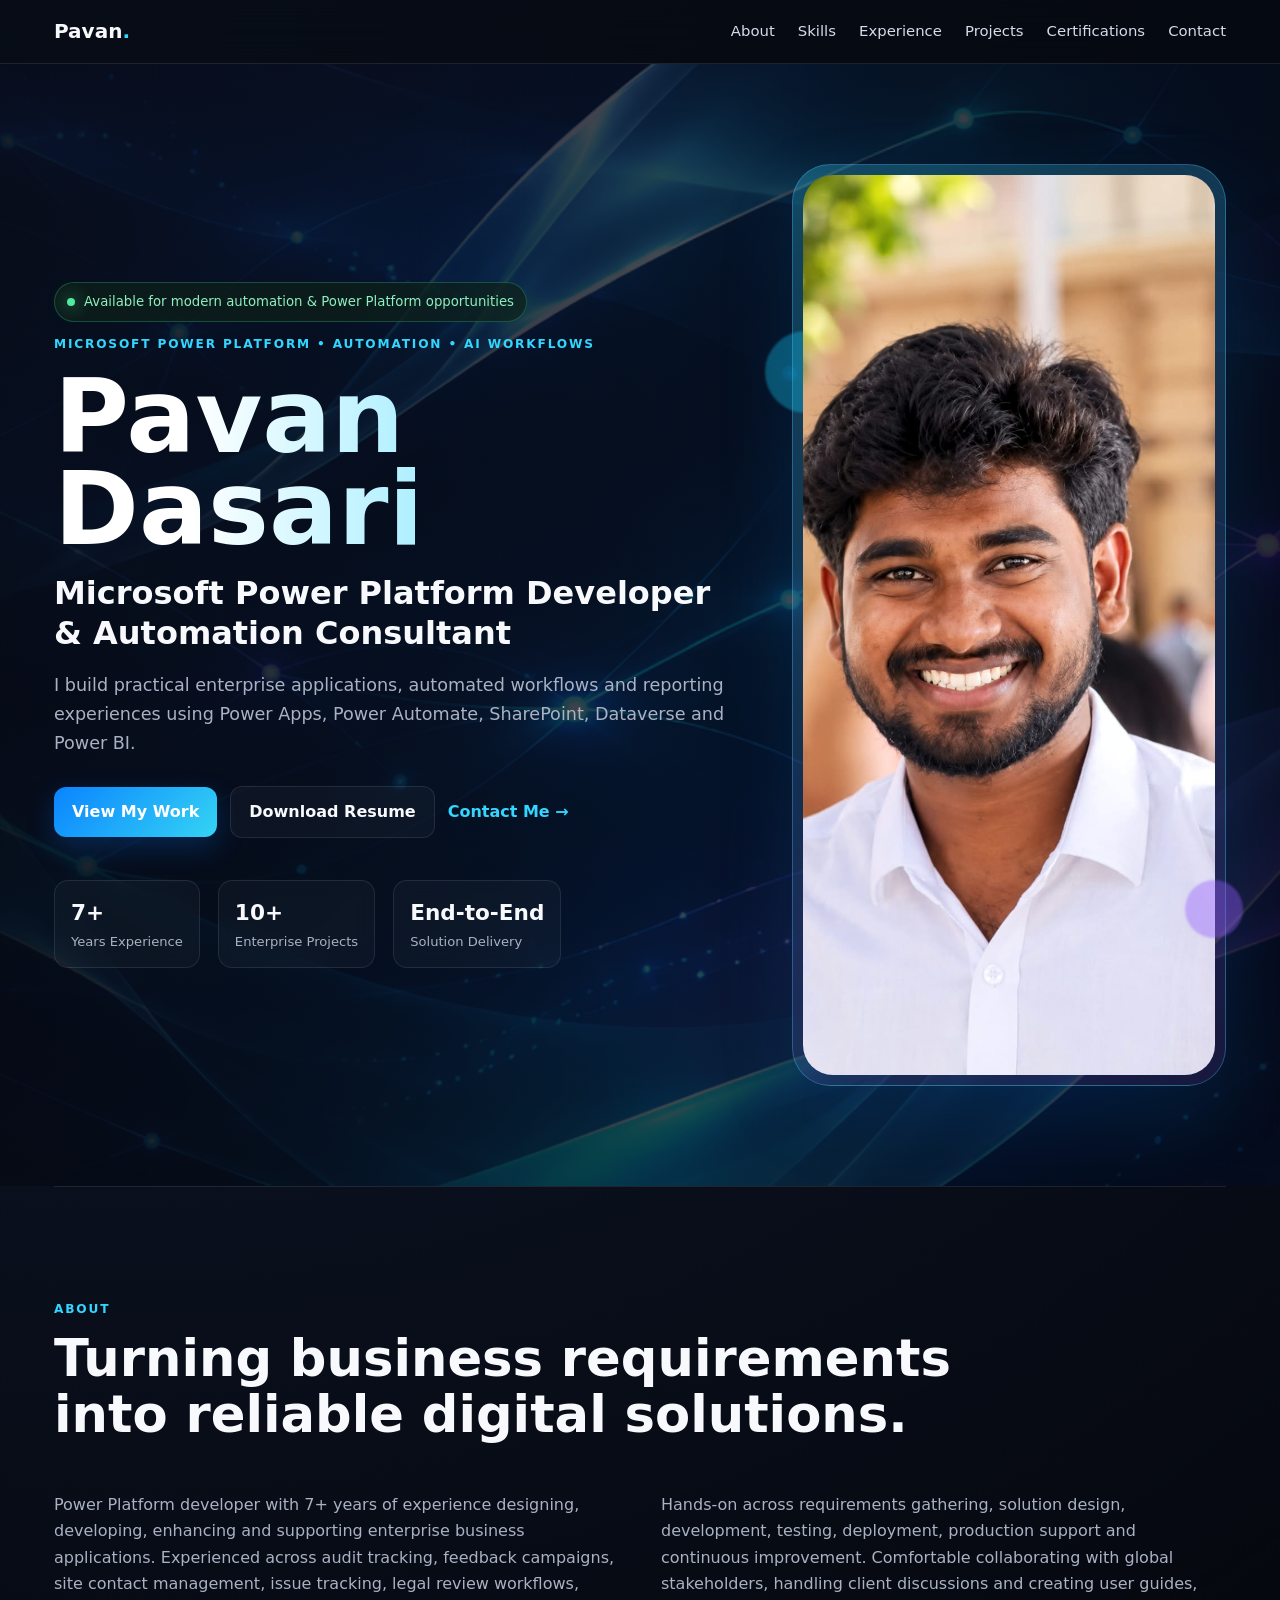
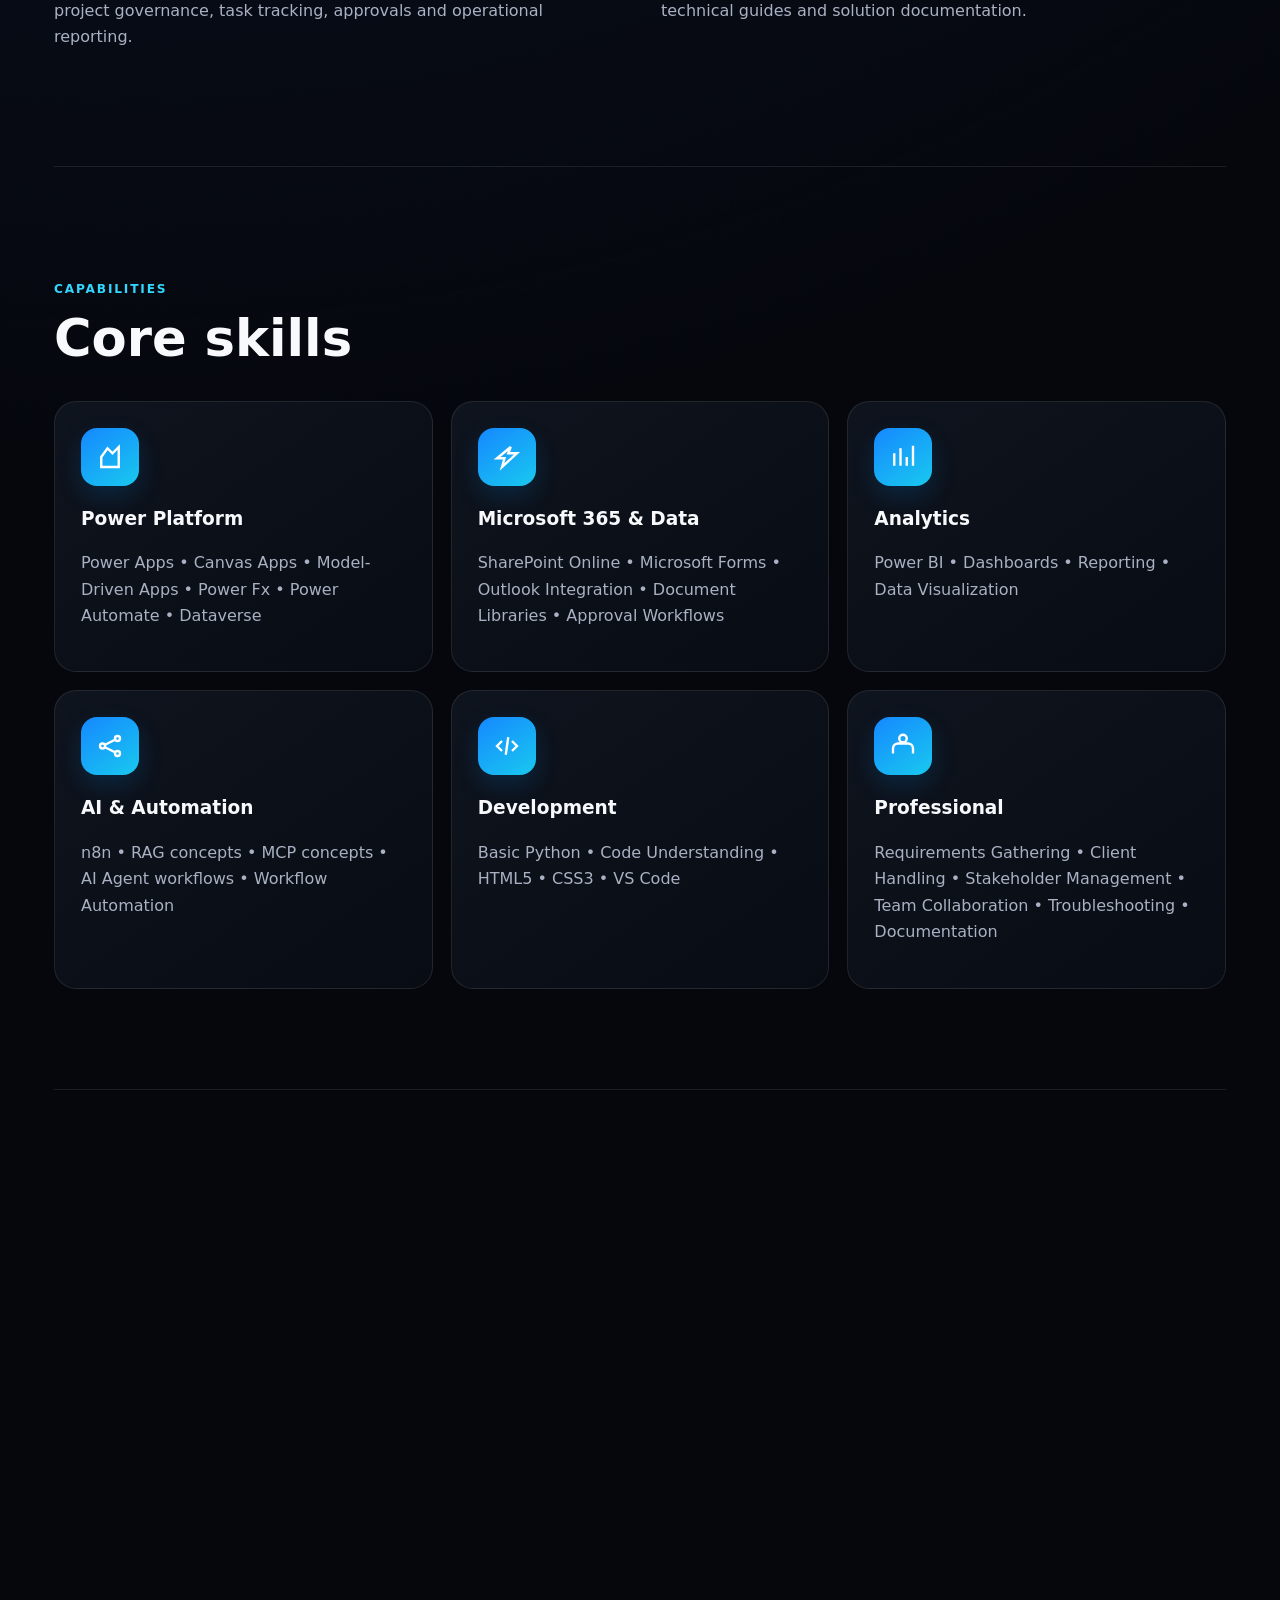
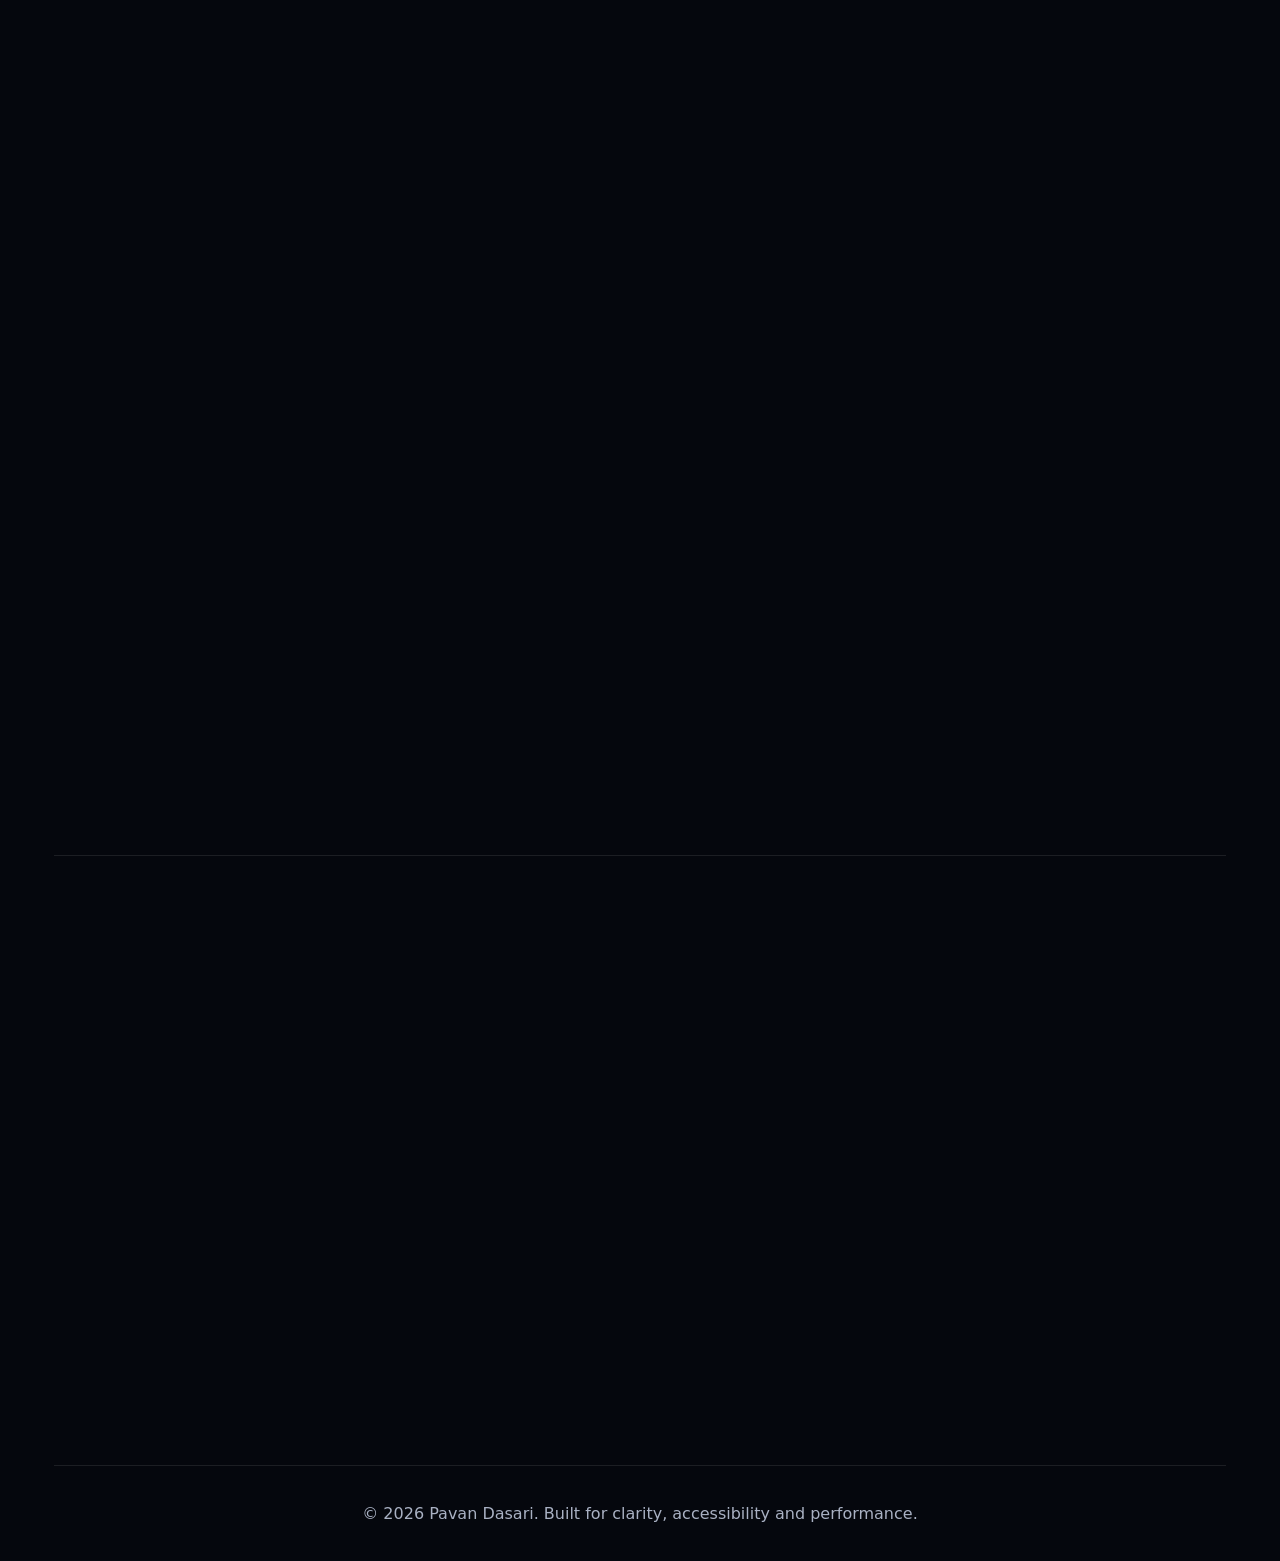
<file: index.html>
<!doctype html><html lang="en"><head><meta charset="utf-8"><meta name="viewport" content="width=device-width,initial-scale=1"><meta name="description" content="Portfolio of Pavan Dasari, a Microsoft Power Platform Developer & Automation Consultant with 7+ years of experience in Power Apps, Power Automate, SharePoint, Dataverse, Power BI and enterprise automation.">
<meta name="author" content="Pavan Dasari">
<meta name="robots" content="index, follow, max-image-preview:large">
<meta name="theme-color" content="#05070d">
<link rel="canonical" href="https://pavankdasari.github.io/">
<meta property="og:type" content="website">
<meta property="og:url" content="https://pavankdasari.github.io/">
<meta property="og:title" content="Pavan Dasari | Microsoft Power Platform Developer & Automation Consultant">
<meta property="og:description" content="7+ years building enterprise Power Platform applications, automation and intelligent workflows.">
<meta property="og:image" content="https://pavankdasari.github.io/assets/social-preview.png">
<meta property="og:image:width" content="1200">
<meta property="og:image:height" content="630">
<meta property="og:image:alt" content="Pavan Dasari portfolio preview">
<meta name="twitter:card" content="summary_large_image">
<meta name="twitter:title" content="Pavan Dasari | Power Platform Developer">
<meta name="twitter:description" content="Microsoft Power Platform Developer & Automation Consultant focused on enterprise applications and workflow automation.">
<meta name="twitter:image" content="https://pavankdasari.github.io/assets/social-preview.png">
<link rel="icon" type="image/svg+xml" href="assets/favicon.svg">
<title>Pavan Dasari | Microsoft Power Platform Developer & Automation Consultant</title>
<link rel="stylesheet" href="styles.css">
<script type="application/ld+json">{"@context":"https://schema.org","@type":"Person","name":"Pavan Dasari","url":"https://pavankdasari.github.io/","jobTitle":"Microsoft Power Platform Developer & Automation Consultant","email":"mailto:kumard90.pk@gmail.com","sameAs":["https://www.linkedin.com/in/pavan-d-55b30a251?utm_source=share_via&utm_content=profile&utm_medium=member_android","https://github.com/pavankdasari"],"knowsAbout":["Microsoft Power Platform","Power Apps","Power Automate","SharePoint Online","Dataverse","Power BI","n8n","RAG","MCP","Python"]}</script></head><body>
<header><nav class="nav"><a class="brand" href="#home">Pavan<span>.</span></a><button id="menu" type="button" aria-label="Toggle navigation" aria-controls="links" aria-expanded="false">☰</button><div id="links" class="links"><a href="#about">About</a><a href="#skills">Skills</a><a href="#experience">Experience</a><a href="#projects">Projects</a><a href="#certifications">Certifications</a><a href="#contact">Contact</a></div></nav></header>
<main>
<section id="home" class="hero"><div><span class="availability"><i class="dot"></i>Available for modern automation & Power Platform opportunities</span><p class="eyebrow">MICROSOFT POWER PLATFORM • AUTOMATION • AI WORKFLOWS</p><h1>Pavan Dasari</h1><h2>Microsoft Power Platform Developer & Automation Consultant</h2><p class="lead">I build practical enterprise applications, automated workflows and reporting experiences using Power Apps, Power Automate, SharePoint, Dataverse and Power BI.</p><div class="actions"><a class="btn primary" href="#projects">View My Work</a><a class="btn" href="assets/Pavan_Dasari_CV.docx" download>Download Resume</a><a class="textlink" href="mailto:kumard90.pk@gmail.com">Contact Me →</a></div><div class="stats"><div><strong>7+</strong><span>Years Experience</span></div><div><strong>10+</strong><span>Enterprise Projects</span></div><div><strong>End-to-End</strong><span>Solution Delivery</span></div></div></div><div class="portrait-wrap"><img src="assets/profile.jpeg" alt="Professional portrait of Pavan Dasari" class="portrait" width="720" height="900" decoding="async" fetchpriority="high"></div></section>
<section class="reveal" id="about"><p class="eyebrow">ABOUT</p><h3>Turning business requirements into reliable digital solutions.</h3><div class="two"><p>Power Platform developer with 7+ years of experience designing, developing, enhancing and supporting enterprise business applications. Experienced across audit tracking, feedback campaigns, site contact management, issue tracking, legal review workflows, project governance, task tracking, approvals and operational reporting.</p><p>Hands-on across requirements gathering, solution design, development, testing, deployment, production support and continuous improvement. Comfortable collaborating with global stakeholders, handling client discussions and creating user guides, technical guides and solution documentation.</p></div></section>
<section class="reveal" id="skills"><p class="eyebrow">CAPABILITIES</p><h3>Core skills</h3><div class="grid skills"><article><div class="skill-icon"><svg viewBox="0 0 24 24"><path d="M5 12 10 5l4 4 5-5v16H5Z"/></svg></div><h4>Power Platform</h4><p>Power Apps • Canvas Apps • Model-Driven Apps • Power Fx • Power Automate • Dataverse</p></article><article><div class="skill-icon"><svg viewBox="0 0 24 24"><path d="M4 13h6l-2 7 12-11h-7l2-5Z"/></svg></div><h4>Microsoft 365 & Data</h4><p>SharePoint Online • Microsoft Forms • Outlook Integration • Document Libraries • Approval Workflows</p></article><article><div class="skill-icon"><svg viewBox="0 0 24 24"><path d="M5 19V9m5 10V5m5 14v-7m5 7V3"/></svg></div><h4>Analytics</h4><p>Power BI • Dashboards • Reporting • Data Visualization</p></article><article><div class="skill-icon"><svg viewBox="0 0 24 24"><circle cx="6" cy="12" r="2"/><circle cx="18" cy="6" r="2"/><circle cx="18" cy="18" r="2"/><path d="m8 11 8-4M8 13l8 4"/></svg></div><h4>AI & Automation</h4><p>n8n • RAG concepts • MCP concepts • AI Agent workflows • Workflow Automation</p></article><article><div class="skill-icon"><svg viewBox="0 0 24 24"><path d="m8 8-4 4 4 4m8-8 4 4-4 4m-5 3 2-14"/></svg></div><h4>Development</h4><p>Basic Python • Code Understanding • HTML5 • CSS3 • VS Code</p></article><article><div class="skill-icon"><svg viewBox="0 0 24 24"><path d="M4 18v-4a4 4 0 0 1 4-4h8a4 4 0 0 1 4 4v4M9 6a3 3 0 1 0 6 0 3 3 0 0 0-6 0Z"/></svg></div><h4>Professional</h4><p>Requirements Gathering • Client Handling • Stakeholder Management • Team Collaboration • Troubleshooting • Documentation</p></article></div></section>
<section class="reveal" id="experience"><p class="eyebrow">EXPERIENCE</p><h3>Career timeline</h3><div class="timeline"><div><b>2023–Present</b><h4>Power Platform Development & Consulting</h4><p>Enterprise apps, automation, SharePoint solutions, reporting, governance and stakeholder collaboration across Arcadis engagements and global clients.</p></div><div><b>Mar 2022–Sep 2022</b><h4>Microsoft CSS Power Apps Technical Support</h4><p>Client-facing troubleshooting, root-cause analysis, resolution documentation and stakeholder communication.</p></div><div><b>Nov 2019–Feb 2022</b><h4>Downer Application Support & Enhancements</h4><p>Canvas app enhancements, forms, galleries, approval automation and long-term application support.</p></div><div><b>May 2019–Oct 2019</b><h4>Nationwide Mutual Insurance</h4><p>Dynamics 365 entities, forms, business rules and role/field-level security concepts.</p></div></div></section>
<section class="reveal" id="projects"><p class="eyebrow">SELECTED WORK</p><h3>Projects</h3><div class="grid projects">
<article><span>Mars Incorporated • Aug 2025–Present</span><h4>RW Assessment Automation</h4><p>Centralized assessment lifecycle covering submission, legal review, report management, corrective actions, stakeholder collaboration and final approval.</p><em>Power Apps • Power Automate • SharePoint</em></article>
<article><span>Mars Incorporated • Jun 2026–Present</span><h4>IGP Feedback Campaign</h4><p>Audit feedback campaign solution for scheduled audits, module-based feedback requests, notifications and response tracking.</p><em>Power Apps • SharePoint • Power Automate</em></article>
<article><span>Mars Incorporated • Nov 2025–Present</span><h4>Site Contacts & IGP Issue Tracker</h4><p>Centralized issue and contact-update request tracking with ownership, lifecycle visibility and automated notifications.</p><em>Power Apps • SharePoint • Power Automate</em></article>
<article><span>Phillips 66 • 2026–Present</span><h4>Waste Tracker Customization</h4><p>Customized an existing waste tracking solution for a new site with separate data sources, configuration and automation planning.</p><em>Power Apps • SharePoint</em></article>
<article><span>Arcadis • Sep 2024–Jul 2026</span><h4>Project Processing Management</h4><p>Project review tracking, multi-level approvals, document control and three Power BI dashboards for improved governance and visibility.</p><em>SharePoint • Power Automate • Power BI</em></article>
<article><span>Chevron • Jun 2023–Feb 2024</span><h4>Task Tracker</h4><p>Canvas application for site-based task management, dynamic fields, filtered views, data export and environment configuration.</p><em>Power Apps • Power Automate</em></article>
</div><details><summary>View more project experience</summary><div class="more"><p><b>Management of Change (Arcadis)</b> — change requests, approvals and role-based visibility.</p><p><b>Standard Operating Procedure (Arcadis)</b> — guided, website-style SOP experience in Power Apps.</p><p><b>TC Energy Training Certificate Management</b> — training certificate uploads, reminders and notifications.</p><p><b>RRB Portal</b> — regulatory reporting prototype, file extraction and Dataverse integration.</p></div></details></section>
<section class="reveal" id="certifications"><p class="eyebrow">CONTINUOUS LEARNING</p><h3>Certifications & learning</h3><div class="grid certs"><article><h4>Microsoft Power Platform Fundamentals (PL-900)</h4><p>Microsoft • Sep 2022</p></article><article><h4>Create and Manage Canvas Apps with Power Apps</h4><p>Microsoft • Aug 2024</p></article><article><h4>AI Tools Workshop</h4><p>Be10x • May 2026</p></article><article><h4>Introduction to Graphic Design: Basics of UI/UX</h4><p>Simplilearn • Jun 2026</p></article><article><h4>German Language A1</h4><p>Kochiva • Jul 2025</p></article><article><h4>Freedom with AI Masterclass</h4><p>Freedom with AI • Nov 2024</p></article><article><h4>n8n Fundamentals</h4><p>Workflow automation, RAG and agentic automation learning</p></article></div></section>
<section class="reveal" id="contact" class="contact"><p class="eyebrow">LET'S CONNECT</p><h3>Interested in Power Platform, automation or intelligent workflows?</h3><p>Open to conversations around Microsoft Power Platform development, enterprise automation and modern workflow solutions.</p><div class="actions"><a class="btn primary" href="mailto:kumard90.pk@gmail.com">Email Me</a><a class="btn" href="https://www.linkedin.com/in/pavan-d-55b30a251?utm_source=share_via&utm_content=profile&utm_medium=member_android" target="_blank" rel="noopener noreferrer">LinkedIn</a><a class="btn" href="https://github.com/pavankdasari" target="_blank" rel="noopener noreferrer">GitHub</a></div><p class="email">kumard90.pk@gmail.com</p></section>
</main><footer>© <span id="year"></span> Pavan Dasari. Built for clarity, accessibility and performance.</footer><script src="script.js" defer></script></body></html>
</file>
<file: styles.css>
:root{--bg:#05070d;--card:#0c1019cc;--text:#f7f9fc;--muted:#a9b1c3;--cyan:#33d6ff;--blue:#0a84ff;--violet:#955cff;--line:#ffffff18;--max:1220px}*{box-sizing:border-box}html{scroll-behavior:smooth}body{margin:0;font:16px/1.65 Inter,ui-sans-serif,system-ui,-apple-system,Segoe UI,sans-serif;background:radial-gradient(circle at 10% 0,#101b32 0,transparent 32%),var(--bg);color:var(--text);overflow-x:hidden}body:before{content:"";position:fixed;inset:0;pointer-events:none;background:linear-gradient(#ffffff05 1px,transparent 1px),linear-gradient(90deg,#ffffff05 1px,transparent 1px);background-size:52px 52px;mask-image:linear-gradient(to bottom,#0008,transparent 75%);z-index:-2}a{color:inherit;text-decoration:none}header{position:sticky;top:0;z-index:30;background:#05070db8;backdrop-filter:blur(18px);border-bottom:1px solid var(--line)}.nav{max-width:var(--max);margin:auto;padding:15px 24px;display:flex;align-items:center;justify-content:space-between}.brand{font-weight:900;font-size:1.25rem}.brand span,.eyebrow{color:var(--cyan)}.links{display:flex;gap:23px}.links a{color:#d6dbea;font-size:.93rem}.links a:hover,.links a.active{color:var(--cyan)}#menu{display:none;background:#ffffff0c;color:var(--text);border:1px solid var(--line);padding:7px 10px;border-radius:10px}main{max-width:var(--max);margin:auto;padding:0 24px}section{padding:100px 0;border-bottom:1px solid var(--line);position:relative}.hero{min-height:86vh;display:grid;grid-template-columns:1.12fr .72fr;align-items:center;gap:64px}.hero:before{content:"";position:absolute;inset:0 -50vw;z-index:-1;background:linear-gradient(90deg,#05070df5 17%,#05070d9b 52%,#05070df5),url('assets/tech-bg.png') center/cover no-repeat;opacity:.66}.availability{display:inline-flex;gap:9px;align-items:center;padding:8px 12px;background:#0f201ab8;border:1px solid #43db9d42;border-radius:999px;color:#8ef0be;font-size:.83rem}.dot{width:8px;height:8px;border-radius:50%;background:#4ceb9f;box-shadow:0 0 18px #4ceb9f;animation:pulse 2s infinite}@keyframes pulse{50%{opacity:.4;transform:scale(.8)}}.eyebrow{letter-spacing:.15em;font-size:.76rem;font-weight:900}h1{font-size:clamp(3.6rem,8vw,6.7rem);line-height:.9;margin:.16em 0;background:linear-gradient(90deg,#fff 20%,#9cecff 62%,#b498ff);-webkit-background-clip:text;color:transparent}.hero h2{font-size:clamp(1.32rem,2.5vw,2.05rem);line-height:1.25;margin:18px 0;max-width:800px}.lead{font-size:1.1rem;max-width:760px;color:var(--muted)}.portrait-wrap{position:relative;padding:10px;border:1px solid #49cfff55;border-radius:38px;background:linear-gradient(145deg,#32d5ff44,#8c5cff25);box-shadow:0 30px 80px #008cff22}.portrait-wrap:before,.portrait-wrap:after{content:"";position:absolute;border-radius:50%;filter:blur(1px)}.portrait-wrap:before{width:82px;height:82px;background:#12cfff55;left:-28px;top:18%;animation:float 5s ease-in-out infinite}.portrait-wrap:after{width:58px;height:58px;background:#955cff66;right:-18px;bottom:16%;animation:float 6s ease-in-out infinite reverse}@keyframes float{50%{transform:translateY(-16px)}}.portrait{width:100%;aspect-ratio:4/5;object-fit:cover;border-radius:30px;display:block;filter:saturate(.94) contrast(1.03)}.actions{display:flex;align-items:center;gap:13px;flex-wrap:wrap;margin-top:28px}.btn{padding:12px 18px;border:1px solid var(--line);border-radius:12px;font-weight:800;background:#ffffff08;transition:.2s}.btn:hover{transform:translateY(-2px);border-color:#55cdfa77}.btn.primary{background:linear-gradient(135deg,var(--blue),#35d4f4);color:#fff;border:none;box-shadow:0 10px 28px #087cff3b}.textlink{color:var(--cyan);font-weight:700}.stats{display:flex;gap:18px;flex-wrap:wrap;margin-top:42px}.stats div{min-width:145px;padding:14px 16px;background:#ffffff08;border:1px solid var(--line);border-radius:14px;display:flex;flex-direction:column;backdrop-filter:blur(10px)}.stats strong{font-size:1.35rem}.stats span{font-size:.82rem;color:var(--muted)}h3{font-size:clamp(2.15rem,4vw,3.65rem);line-height:1.08;max-width:960px;margin:9px 0 34px}.two{display:grid;grid-template-columns:1fr 1fr;gap:42px;color:var(--muted)}.grid{display:grid;gap:18px}article{position:relative;background:linear-gradient(145deg,#101620e6,#090d14e8);border:1px solid var(--line);border-radius:22px;padding:26px;overflow:hidden;transition:.28s ease}article:after{content:"";position:absolute;inset:auto -20% -70% 25%;height:130px;background:radial-gradient(circle,#168fff35,transparent 68%);pointer-events:none}article:hover{transform:translateY(-6px);border-color:#3abcf25e;box-shadow:0 16px 42px #0008}article h4{font-size:1.16rem;margin:0 0 9px}article p{color:var(--muted)}.skills{grid-template-columns:repeat(3,1fr)}.skill-icon{width:58px;height:58px;border-radius:16px;display:grid;place-items:center;margin-bottom:18px;background:linear-gradient(145deg,#1588ff,#19c9ef);box-shadow:0 10px 24px #088df02d}.skill-icon svg{width:30px;height:30px;fill:none;stroke:white;stroke-width:1.9}.timeline{border-left:2px solid #1c3755;padding-left:30px;display:grid;gap:32px}.timeline div{position:relative;padding:4px 0}.timeline div:before{content:"";position:absolute;left:-38px;top:9px;width:14px;height:14px;background:var(--cyan);border-radius:50%;box-shadow:0 0 0 7px var(--bg),0 0 23px var(--cyan)}.timeline b,.projects span{color:var(--cyan);font-size:.86rem}.timeline h4{font-size:1.25rem;margin:6px 0}.timeline p{margin:0;color:var(--muted)}.projects{grid-template-columns:repeat(2,1fr)}.projects article{min-height:245px}.projects article:before{content:"";position:absolute;width:8px;height:72px;background:linear-gradient(var(--cyan),var(--violet));right:0;top:28px;border-radius:9px 0 0 9px}.projects em{font-style:normal;color:#86a9ff;font-size:.88rem}.certs{grid-template-columns:repeat(3,1fr)}details{margin-top:20px;border:1px solid var(--line);border-radius:16px;padding:17px 21px;background:#0d121a}summary{cursor:pointer;font-weight:800}.more{color:var(--muted)}.contact{text-align:center;background:radial-gradient(circle at center,#0f367267,transparent 63%)}.contact h3,.contact p{margin-left:auto;margin-right:auto}.contact .actions{justify-content:center}.email{color:var(--muted)}.reveal{opacity:0;transform:translateY(28px);transition:.7s ease}.reveal.visible{opacity:1;transform:none}.tag-row{display:flex;flex-wrap:wrap;gap:8px;margin-top:14px}.tag{font-size:.78rem;padding:5px 9px;border:1px solid #ffffff16;background:#ffffff08;border-radius:999px;color:#c8d3e6}footer{max-width:var(--max);margin:auto;padding:34px 24px;color:var(--muted);text-align:center}@media(max-width:900px){.hero{grid-template-columns:1fr;padding-top:64px}.portrait-wrap{max-width:430px}.skills,.certs{grid-template-columns:repeat(2,1fr)}.links{display:none;position:absolute;top:66px;left:16px;right:16px;flex-direction:column;background:#0b111eec;padding:19px;border:1px solid var(--line);border-radius:15px}.links.open{display:flex}#menu{display:block}}@media(max-width:620px){section{padding:72px 0}.two,.skills,.projects,.certs{grid-template-columns:1fr}.hero{gap:38px}h1{font-size:3.55rem}.actions .btn{width:100%;text-align:center}.textlink{width:100%;text-align:center}.stats div{flex:1}.hero:before{inset:0 -25px}}@media(prefers-reduced-motion:reduce){html{scroll-behavior:auto}.dot,.portrait-wrap:before,.portrait-wrap:after{animation:none}.reveal{opacity:1;transform:none;transition:none}}
/* Accessibility and performance polish */
:focus-visible{outline:3px solid var(--cyan);outline-offset:4px;border-radius:6px}
section{content-visibility:auto;contain-intrinsic-size:800px}
.hero{content-visibility:visible}
@media (forced-colors:active){.btn,.availability,article{border:1px solid ButtonText}}
</file>
